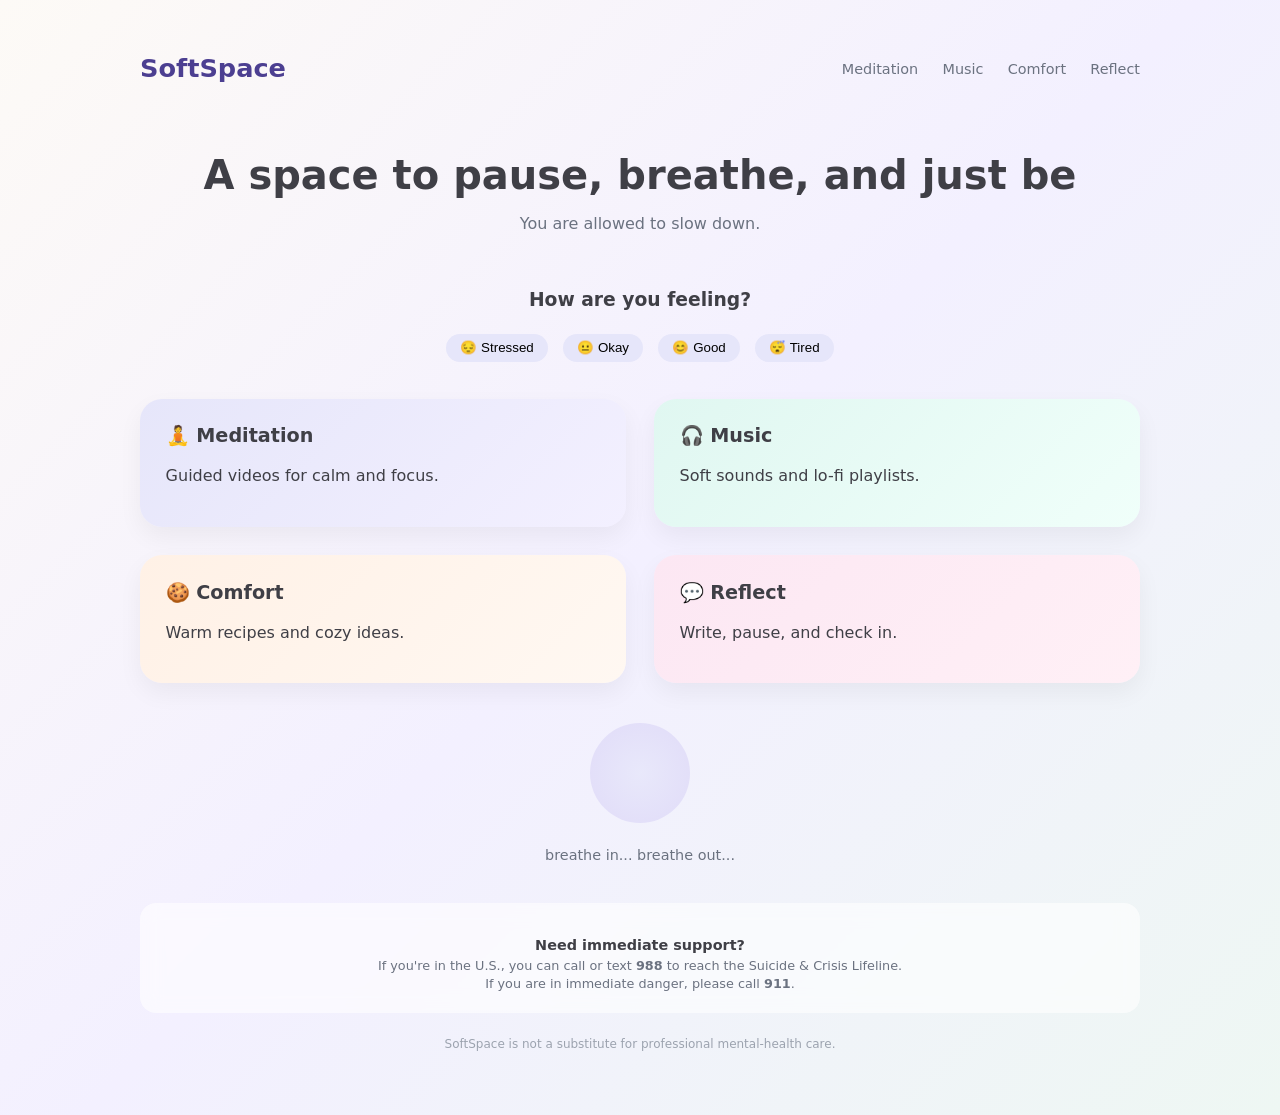
<file: index.html>
<!DOCTYPE html>
<html lang="en">
<head>
  <meta charset="UTF-8" />
  <title>SoftSpace</title>
  <meta name="viewport" content="width=device-width, initial-scale=1" />

  <style>
    body {
      font-family: system-ui, -apple-system, sans-serif;
      background: linear-gradient(135deg, #fdfaf6, #f3f0ff, #eef7f3);
      color: #3f3f46;
      margin: 0;
    }

    .container {
      max-width: 1000px;
      margin: 0 auto;
      padding: 2rem 1.5rem 4rem;
    }

    /* NAV */
    nav {
      display: flex;
      justify-content: space-between;
      align-items: center;
      margin-bottom: 3rem;
    }

    nav h1 {
      font-size: 1.6rem;
      font-weight: 600;
      color: #4c3f91;
    }

    nav a {
      text-decoration: none;
      margin-left: 1.2rem;
      color: #6b7280;
      font-size: 0.9rem;
      transition: 0.2s;
    }

    nav a:hover {
      color: #4c3f91;
    }

    /* HERO */
    .hero {
      text-align: center;
      margin-bottom: 3.5rem;
    }

    .hero h2 {
      font-size: 2.5rem;
      margin-bottom: 0.6rem;
      font-weight: 600;
    }

    .hero p {
      color: #6b7280;
      font-size: 1rem;
    }

    /* GRID */
    .grid {
      display: grid;
      gap: 1.75rem;
      margin-bottom: 2.5rem;
    }

    @media (min-width: 768px) {
      .grid {
        grid-template-columns: repeat(2, 1fr);
      }
    }

    /* CARD LINKS */
    .card-link {
      text-decoration: none;
      color: inherit;
    }

    /* CARDS (COZY COLORS) */
    .card {
      border-radius: 22px;
      padding: 1.6rem;
      box-shadow: 0 10px 25px rgba(0,0,0,0.05);
      transition: 0.25s;
      color: #3f3f46;
    }

    .card:hover {
      transform: translateY(-6px);
    }

    /* INDIVIDUAL CARD COLORS */
    .card.meditation {
      background: linear-gradient(135deg, #e6e6fa, #f3f0ff);
    }

    .card.music {
      background: linear-gradient(135deg, #e0f7f1, #f0fffa);
    }

    .card.comfort {
      background: linear-gradient(135deg, #fff1e6, #fff8f2);
    }

    .card.reflect {
      background: linear-gradient(135deg, #fce7f3, #fff0f6);
    }

    .card h3 {
      margin-top: 0;
      font-size: 1.2rem;
    }


    /* 🌿 BREATHING */
    .breathing-section {
      text-align: center;
      margin-top: 1rem;
      margin-bottom: 2rem;
    }

    .breathing-circle {
      width: 100px;
      height: 100px;
      margin: 0 auto 0.6rem;
      border-radius: 50%;
      background: radial-gradient(circle, #e6e6fa, #dcd6f7);
      opacity: 0.8;
      animation: breathe 6s ease-in-out infinite;
    }

    .breathing-text {
      font-size: 0.9rem;
      color: #6b7280;
      margin-top: 1.5rem;
    }

    @keyframes breathe {
      0% { transform: scale(1); }
      50% { transform: scale(1.35); }
      100% { transform: scale(1); }
    }

    .support {
      margin-top: 2.5rem;
      padding: 1.2rem;
      border-radius: 16px;
      background: rgba(255,255,255,0.6);
      backdrop-filter: blur(10px);
      text-align: center;
    }

    .support-title {
      font-size: 0.9rem;
      font-weight: 600;
      margin-bottom: 0.3rem;
    }

    .support-text {
      font-size: 0.8rem;
      color: #6b7280;
      margin: 0.2rem 0;
    }

    /* FOOTER */
    footer {
      margin-top: 1.5rem;
      text-align: center;
      font-size: 0.75rem;
      color: #9ca3af;
    }

    .mood-section {
      text-align: center;
      margin-bottom: 2rem;
    }

    .mood-buttons button {
      margin: 0.3rem;
      padding: 0.4rem 0.9rem;
      border-radius: 999px;
      border: none;
      background: #e6e6fa;
      cursor: pointer;
    }

    .mood-result {
      margin-top: 0.8rem;
      font-size: 0.9rem;
      color: #4c3f91;
    }

  </style>
</head>

<body>
  <main class="container">

    <!-- NAV -->
    <nav>
      <h1>SoftSpace</h1>
      <div>
        <a href="meditation.html">Meditation</a>
        <a href="music.html">Music</a>
        <a href="comfort.html">Comfort</a>
        <a href="reflect.html">Reflect</a>
      </div>
    </nav>

    <!-- HERO -->
    <section class="hero">
      <h2>A space to pause, breathe, and just be</h2>
      <p>You are allowed to slow down.</p>
    </section>

    <!-- MOOD CHECK -->
    <div class="mood-section">
      <h3>How are you feeling?</h3>

      <div class="mood-buttons">
        <button onclick="setMood('stressed')">😔 Stressed</button>
        <button onclick="setMood('okay')">😐 Okay</button>
        <button onclick="setMood('good')">😊 Good</button>
        <button onclick="setMood('tired')">😴 Tired</button>
      </div>

      <div id="moodResult" class="mood-result"></div>
    </div>

    <!-- GRID -->
    <div class="grid">

      <a href="meditation.html" class="card-link">
        <div class="card meditation">
          <h3>🧘 Meditation</h3>
          <p>Guided videos for calm and focus.</p>
        </div>
      </a>

      <a href="music.html" class="card-link">
        <div class="card music">
          <h3>🎧 Music</h3>
          <p>Soft sounds and lo-fi playlists.</p>
        </div>
      </a>

      <a href="comfort.html" class="card-link">
        <div class="card comfort">
          <h3>🍪 Comfort</h3>
          <p>Warm recipes and cozy ideas.</p>
        </div>
      </a>

      <a href="reflect.html" class="card-link">
        <div class="card reflect">
          <h3>💬 Reflect</h3>
          <p>Write, pause, and check in.</p>
        </div>
      </a>

    </div>

    <!-- BREATHING -->
    <div class="breathing-section">
      <div class="breathing-circle"></div>
      <div class="breathing-text">breathe in... breathe out...</div>
    </div>

    <section class="support">
      <p class="support-title">Need immediate support?</p>
      <p class="support-text">
        If you're in the U.S., you can call or text <strong>988</strong> to reach the Suicide & Crisis Lifeline.
      </p>
      <p class="support-text">
        If you are in immediate danger, please call <strong>911</strong>.
      </p>
    </section>

    <!-- FOOTER -->
    <footer>
      SoftSpace is not a substitute for professional mental-health care.
    </footer>

  </main>

  <script>
    function setMood(mood) {
      const result = document.getElementById("moodResult");
    
      const responses = {
      stressed: "Try a 5-minute breathing exercise → Meditation page",
      okay: "Maybe reflect for a moment → Reflect page",
      good: "Keep the energy going → Music page",
      tired: "Take a pause → Comfort page"
    };
    
      result.innerText = responses[mood];
    }
  </script>

</body>
</html>
</file>
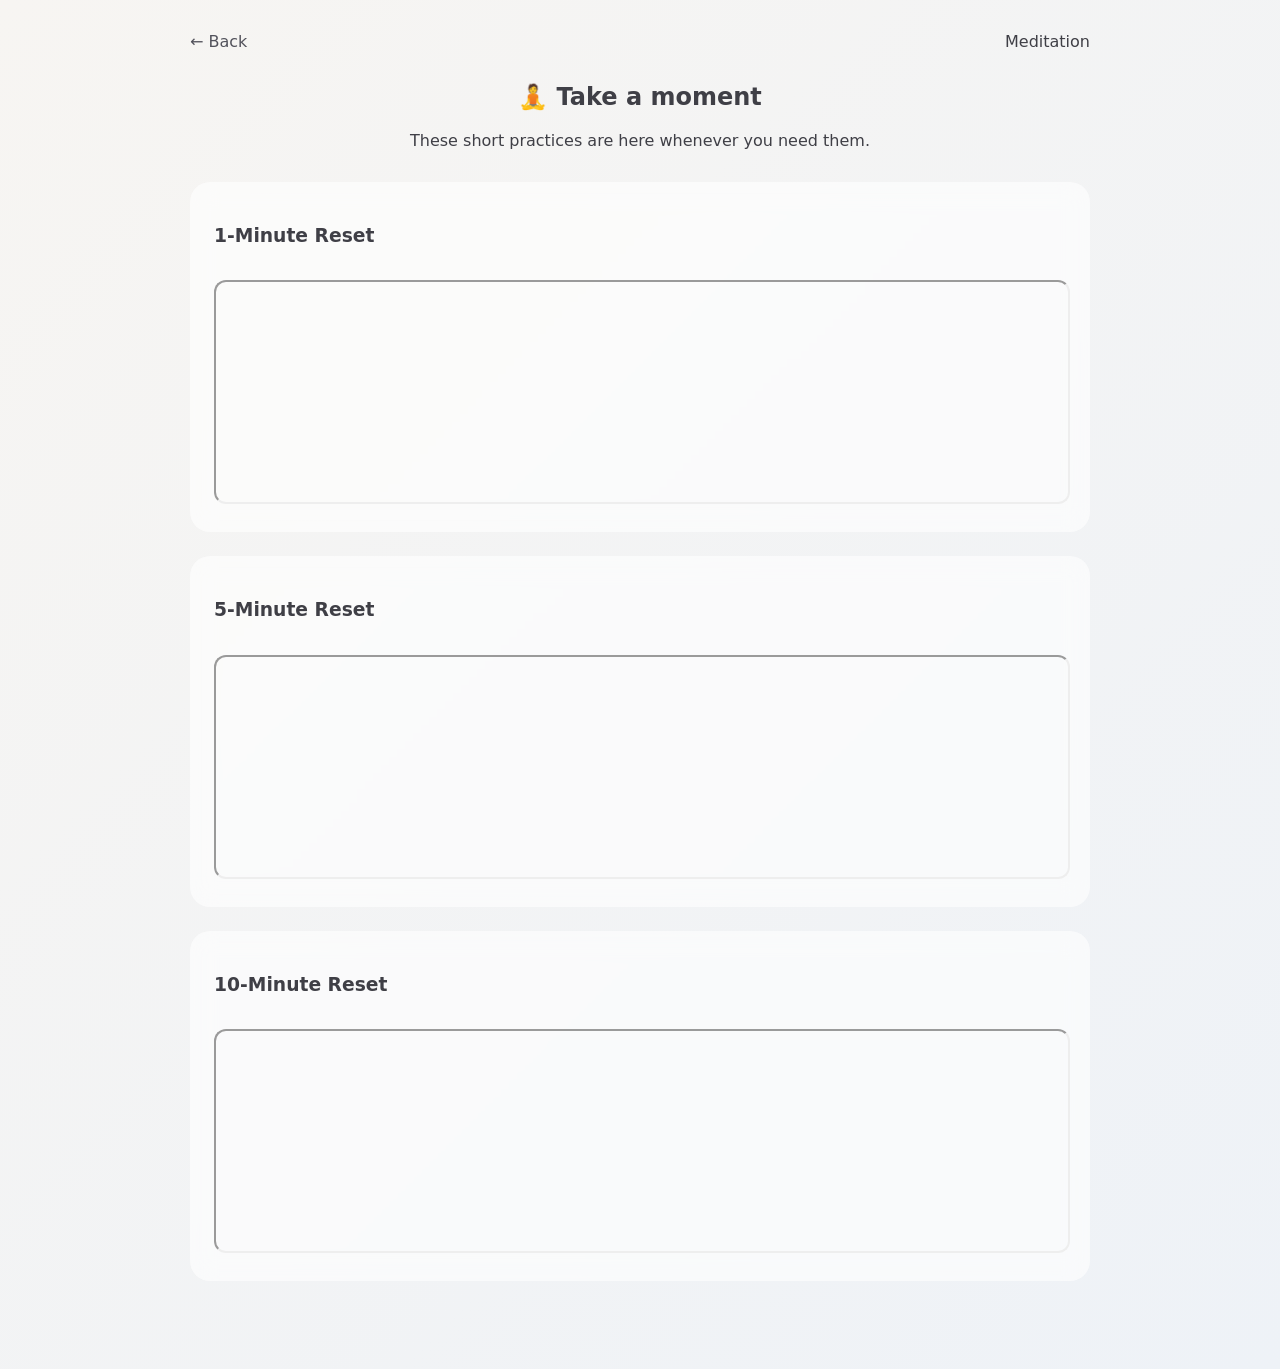
<file: meditation.html>
<!DOCTYPE html>
<html lang="en">
<head>
  <meta charset="UTF-8" />
  <title>Meditation | SoftSpace</title>
  <meta name="viewport" content="width=device-width, initial-scale=1" />

  <style>
    body {
      font-family: system-ui, -apple-system, sans-serif;
      background: linear-gradient(135deg, #f7f5f2, #eef2f7);
      color: #3f3f46;
      margin: 0;
    }

    .container {
      max-width: 900px;
      margin: 0 auto;
      padding: 2rem 1.5rem 4rem;
    }

    nav {
      display: flex;
      justify-content: space-between;
      margin-bottom: 2rem;
    }

    nav a {
      text-decoration: none;
      color: #52525b;
    }

    .hero {
      text-align: center;
      margin-bottom: 2rem;
    }

    .card {
      background: rgba(255,255,255,0.6);
      backdrop-filter: blur(12px);
      border-radius: 20px;
      padding: 1.5rem;
      margin-bottom: 1.5rem;
    }

    iframe {
      width: 100%;
      border-radius: 12px;
      margin-top: 1rem;
    }
  </style>
</head>

<body>
  <main class="container">

    <nav>
      <a href="index.html">← Back</a>
      <span>Meditation</span>
    </nav>

    <section class="hero">
      <h1>🧘 Take a moment</h1>
      <p>These short practices are here whenever you need them.</p>
    </section>

    <div class="card">
      <h3>1-Minute Reset</h3>
      <iframe height="220"
        src="https://www.youtube.com/embed/F7PxEy5IyV4?si=DwNy6W0Djtd65nR3"
        allowfullscreen>
      </iframe>
    </div>

    <div class="card">
      <h3>5-Minute Reset</h3>
      <iframe height="220"
        src="https://www.youtube.com/embed/inpok4MKVLM"
        allowfullscreen>
      </iframe>
    </div>

    <div class="card">
      <h3>10-Minute Reset</h3>
      <iframe height="220"
        src="https://www.youtube.com/embed/ZToicYcHIOU"
        allowfullscreen>
      </iframe>
    </div>


  </main>
</body>
</html>
</file>
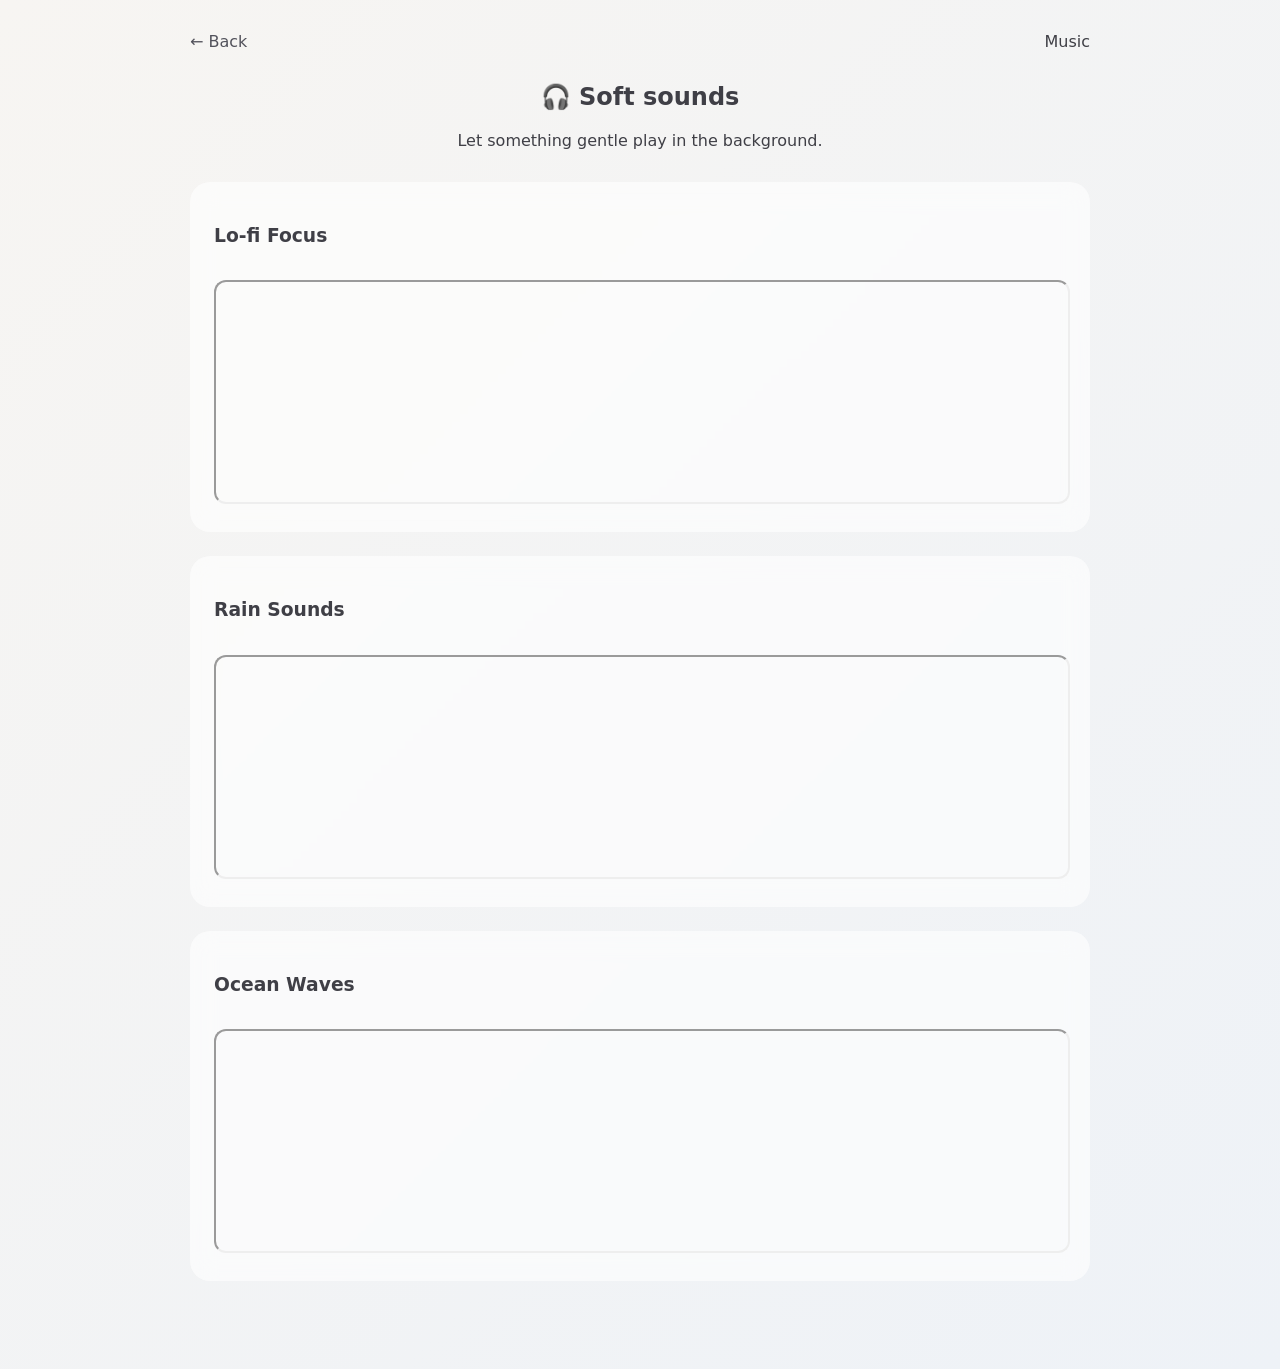
<file: music.html>
<!DOCTYPE html>
<html lang="en">
<head>
  <meta charset="UTF-8" />
  <title>Music | SoftSpace</title>
  <meta name="viewport" content="width=device-width, initial-scale=1" />

  <style>
    body {
      font-family: system-ui, -apple-system, sans-serif;
      background: linear-gradient(135deg, #f7f5f2, #eef2f7);
      color: #3f3f46;
      margin: 0;
    }

    .container {
      max-width: 900px;
      margin: 0 auto;
      padding: 2rem 1.5rem 4rem;
    }

    nav {
      display: flex;
      justify-content: space-between;
      margin-bottom: 2rem;
    }

    nav a {
      text-decoration: none;
      color: #52525b;
    }

    .hero {
      text-align: center;
      margin-bottom: 2rem;
    }

    .card {
      background: rgba(255,255,255,0.6);
      backdrop-filter: blur(12px);
      border-radius: 20px;
      padding: 1.5rem;
      margin-bottom: 1.5rem;
    }

    iframe {
      width: 100%;
      border-radius: 12px;
      margin-top: 1rem;
    }

    button {
      margin-top: 1rem;
      padding: 0.5rem 1.2rem;
      border-radius: 999px;
      border: none;
      background: #e6e6fa;
      cursor: pointer;
    }
  </style>
</head>

<body>
  <main class="container">

    <nav>
      <a href="index.html">← Back</a>
      <span>Music</span>
    </nav>

    <section class="hero">
      <h1>🎧 Soft sounds</h1>
      <p>Let something gentle play in the background.</p>
    </section>

    <!-- LOFI -->
    <div class="card">
      <h3>Lo-fi Focus</h3>
      <iframe height="220"
        src="https://www.youtube.com/embed/5qap5aO4i9A"
        allowfullscreen>
      </iframe>
    </div>

    <!-- RAIN -->
    <div class="card">
      <h3>Rain Sounds</h3>
      <iframe height="220"
        src="https://www.youtube.com/embed/mPZkdNFkNps"
        allowfullscreen>
      </iframe>
    </div>

    <!-- OCEAN -->
    <div class="card">
      <h3>Ocean Waves</h3>
      <iframe height="220"
        src="https://www.youtube.com/embed/bn9F19Hi1Lk?si=vY4z_R2GcqdNZVNn"
        allowfullscreen>
      </iframe>
    </div>

  </main>
</body>
</html>
</file>
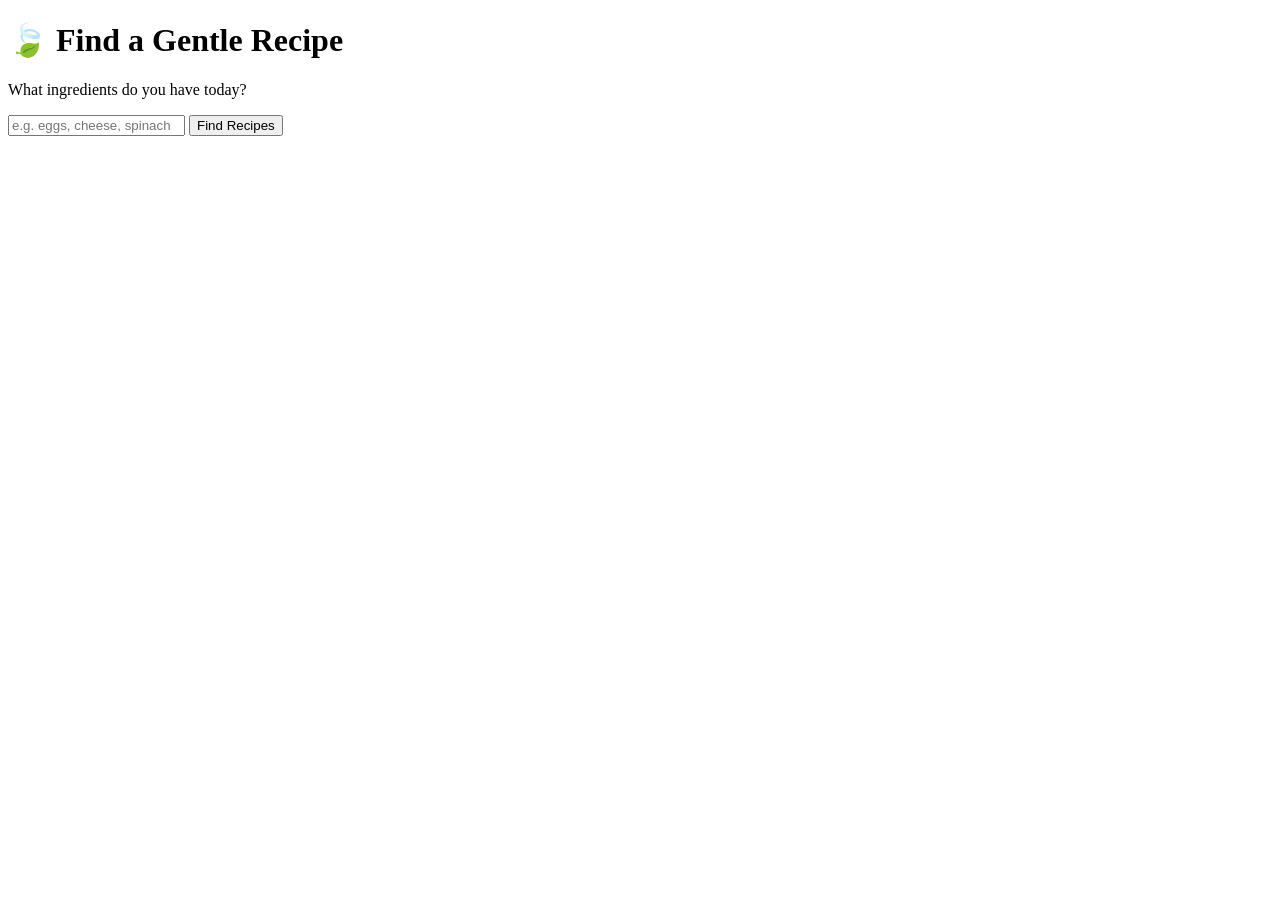
<file: recipes.html>
<!DOCTYPE html>
<html lang="en">
<head>
  <meta charset="UTF-8" />
  <title>SoftSpace Recipes</title>
  <link rel="stylesheet" href="styles.css" />
</head>

<body>

  <div class="container">
    <h1>🍃 Find a Gentle Recipe</h1>
    <p class="subtitle">What ingredients do you have today?</p>

    <input 
      type="text" 
      id="ingredientsInput" 
      placeholder="e.g. eggs, cheese, spinach"
    />

    <button onclick="findRecipes()">Find Recipes</button>

    <div id="results"></div>
  </div>

  <script src="recipes.js"></script>

</body>
</html>
</file>
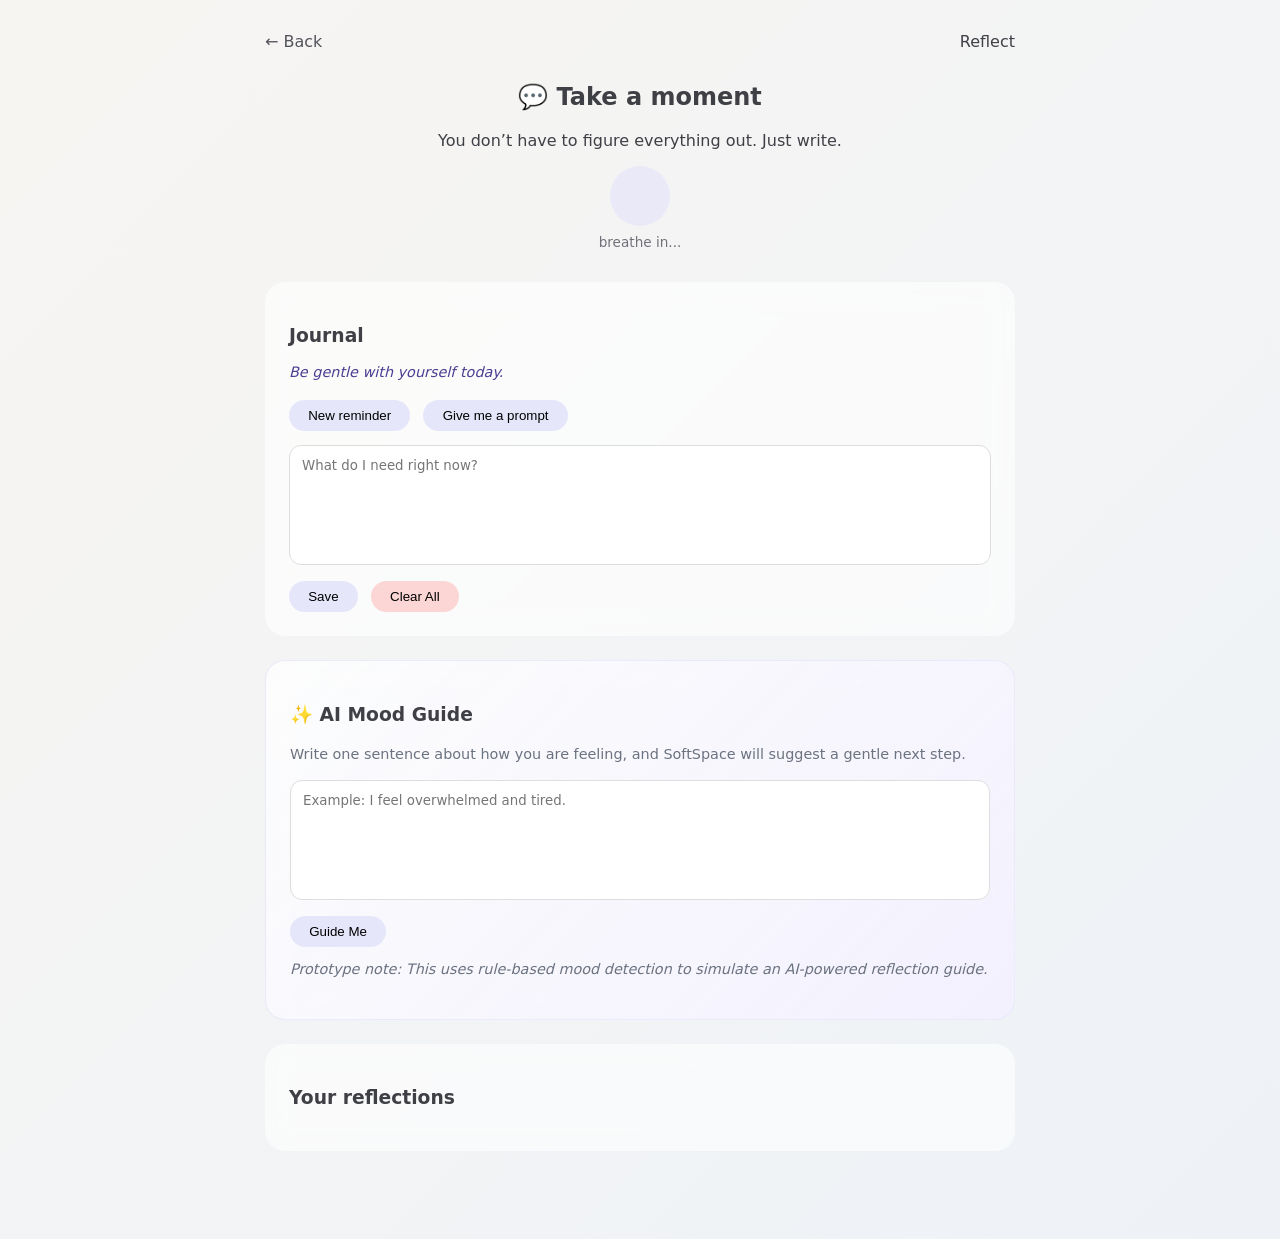
<file: reflect.html>
<!DOCTYPE html>
<html lang="en">
<head>
  <meta charset="UTF-8" />
  <title>Reflect | SoftSpace</title>
  <meta name="viewport" content="width=device-width, initial-scale=1" />

  <style>
    body {
      font-family: system-ui, -apple-system, sans-serif;
      background: linear-gradient(135deg, #f7f5f2, #eef2f7);
      color: #3f3f46;
      margin: 0;
    }

    .container {
      max-width: 750px;
      margin: 0 auto;
      padding: 2rem 1.5rem 4rem;
    }

    nav {
      display: flex;
      justify-content: space-between;
      margin-bottom: 2rem;
    }

    nav a {
      text-decoration: none;
      color: #52525b;
    }

    .hero {
      text-align: center;
      margin-bottom: 2rem;
    }

    /* BREATHING */
    .breathing {
      width: 60px;
      height: 60px;
      margin: 1rem auto 0.5rem;
      border-radius: 50%;
      background: #e6e6fa;
      opacity: 0.7;
      animation: breathe 6s ease-in-out infinite;
    }

    .breathing-text {
      font-size: 0.85rem;
      color: #71717a;
    }

    @keyframes breathe {
      0% { transform: scale(1); }
      50% { transform: scale(1.4); }
      100% { transform: scale(1); }
    }

    .card {
      background: rgba(255,255,255,0.6);
      backdrop-filter: blur(12px);
      border-radius: 20px;
      padding: 1.5rem;
      margin-bottom: 1.5rem;
    }

    textarea {
      width: 100%;
      height: 120px;
      border-radius: 12px;
      border: 1px solid #ddd;
      padding: 0.75rem;
      font-family: inherit;
      resize: none;
      box-sizing: border-box;
    }

    button {
      margin-top: 0.75rem;
      padding: 0.5rem 1.2rem;
      border-radius: 999px;
      border: none;
      background: #e6e6fa;
      cursor: pointer;
      margin-right: 0.5rem;
      transition: 0.2s ease;
    }

    button:hover {
      transform: translateY(-2px);
      background: #dcd6f7;
    }

    .danger {
      background: #fcd5d5;
    }

    .danger:hover {
      background: #f8bcbc;
    }

    .entry {
      margin-top: 1rem;
      padding: 1rem;
      background: white;
      border-radius: 14px;
      box-shadow: 0 4px 10px rgba(0,0,0,0.05);
      position: relative;
    }

    .entry-time {
      font-size: 0.7rem;
      color: #9ca3af;
      margin-bottom: 0.4rem;
    }

    .entry-text {
      font-size: 0.95rem;
      line-height: 1.5;
    }

    .delete-btn {
      position: absolute;
      top: 10px;
      right: 10px;
      font-size: 0.7rem;
      background: none;
      border: none;
      cursor: pointer;
      color: #999;
      padding: 0;
      margin: 0;
      width: auto;
    }

    .delete-btn:hover {
      color: #000;
      transform: none;
      background: none;
    }

    #promptText {
      font-size: 0.85rem;
      color: #6b7280;
      margin-top: 0.5rem;
    }

    /* AFFIRMATION */
    .affirmation {
      font-size: 0.9rem;
      color: #4c3f91;
      margin: 0.5rem 0;
      font-style: italic;
      opacity: 0;
      transition: opacity 0.5s ease;
    }

    .affirmation.show {
      opacity: 1;
    }

    /* AI MOOD GUIDE */
    .ai-card {
      background: linear-gradient(135deg, rgba(255,255,255,0.75), rgba(243,240,255,0.85));
      border: 1px solid rgba(230, 230, 250, 0.8);
    }

    .ai-card p {
      color: #6b7280;
      font-size: 0.9rem;
      line-height: 1.5;
    }

    .ai-card textarea {
      min-height: 100px;
    }

    .ai-result {
      margin-top: 1rem;
      padding: 1rem;
      border-radius: 16px;
      background: rgba(255, 255, 255, 0.85);
      box-shadow: 0 4px 10px rgba(0,0,0,0.04);
      font-size: 0.95rem;
      line-height: 1.5;
    }

    .ai-label {
      font-size: 0.75rem;
      color: #9ca3af;
      margin-bottom: 0.4rem;
    }

    .ai-mood {
      display: inline-block;
      margin-bottom: 0.7rem;
      padding: 0.3rem 0.7rem;
      border-radius: 999px;
      background: #e6e6fa;
      color: #4c3f91;
      font-size: 0.8rem;
      font-weight: 600;
    }

    .ai-note {
      font-size: 0.75rem;
      color: #9ca3af;
      margin-top: 0.75rem;
      font-style: italic;
    }

    /* MOBILE RESPONSIVE */
    @media (max-width: 600px) {
      .container {
        padding: 1.25rem 1rem 3rem;
      }

      nav {
        flex-direction: column;
        gap: 0.75rem;
        text-align: center;
      }

      .hero h1 {
        font-size: 1.8rem;
        line-height: 1.2;
      }

      .hero p {
        font-size: 0.95rem;
      }

      .card {
        padding: 1.2rem;
        border-radius: 18px;
      }

      textarea,
      input {
        font-size: 1rem;
      }

      button {
        width: 100%;
        margin-right: 0;
        margin-top: 0.75rem;
      }

      .delete-btn {
        width: auto;
      }

      .breathing {
        width: 55px;
        height: 55px;
      }

      .ai-result {
        font-size: 0.9rem;
      }
    }
  </style>
</head>

<body>
  <main class="container">

    <nav>
      <a href="index.html">← Back</a>
      <span>Reflect</span>
    </nav>

    <section class="hero">
      <h1>💬 Take a moment</h1>
      <p>You don’t have to figure everything out. Just write.</p>

      <div class="breathing"></div>
      <div class="breathing-text" id="breathingText">breathe in...</div>
    </section>

    <!-- JOURNAL -->
    <div class="card">
      <h3>Journal</h3>

      <p id="affirmationText" class="affirmation"></p>

      <button onclick="newAffirmation()">New reminder</button>

      <button onclick="generatePrompt()">Give me a prompt</button>
      <p id="promptText"></p>

      <textarea id="journalInput" placeholder="What do I need right now?"></textarea>
      <br/>
      <button onclick="saveEntry()">Save</button>
      <button class="danger" onclick="clearEntries()">Clear All</button>
    </div>

    <!-- AI MOOD GUIDE -->
    <div class="card ai-card">
      <h3>✨ AI Mood Guide</h3>
      <p>
        Write one sentence about how you are feeling, and SoftSpace will suggest a gentle next step.
      </p>

      <textarea 
        id="moodInput" 
        placeholder="Example: I feel overwhelmed and tired."></textarea>

      <br/>
      <button onclick="analyzeMood()">Guide Me</button>

      <div id="moodResult" class="ai-result" style="display: none;"></div>

      <p class="ai-note">
        Prototype note: This uses rule-based mood detection to simulate an AI-powered reflection guide.
      </p>
    </div>

    <!-- ENTRIES -->
    <div class="card">
      <h3>Your reflections</h3>
      <div id="entries"></div>
    </div>

  </main>

  <script>
    function saveEntry() {
      const input = document.getElementById("journalInput");
      const text = input.value.trim();
      if (!text) return;

      const newEntry = {
        text: text,
        time: new Date().toLocaleString()
      };

      let entries = JSON.parse(localStorage.getItem("softspaceEntries")) || [];
      entries.unshift(newEntry);
      localStorage.setItem("softspaceEntries", JSON.stringify(entries));

      input.value = "";
      displayEntries();

      newAffirmation();
    }

    function deleteEntry(index) {
      let entries = JSON.parse(localStorage.getItem("softspaceEntries")) || [];
      entries.splice(index, 1);
      localStorage.setItem("softspaceEntries", JSON.stringify(entries));
      displayEntries();
    }

    function clearEntries() {
      localStorage.removeItem("softspaceEntries");
      displayEntries();
    }

    function displayEntries() {
      const container = document.getElementById("entries");
      const entries = JSON.parse(localStorage.getItem("softspaceEntries")) || [];

      container.innerHTML = "";

      entries.forEach((entry, index) => {
        if (!entry.text) return;

        const div = document.createElement("div");
        div.className = "entry";

        div.innerHTML = `
          <button class="delete-btn" onclick="deleteEntry(${index})">✕</button>
          <div class="entry-time">${entry.time}</div>
          <div class="entry-text">${entry.text}</div>
        `;

        container.appendChild(div);
      });
    }

    function generatePrompt() {
      const prompts = [
        "What do I need right now?",
        "What has been on my mind lately?",
        "What would I tell a friend feeling like this?",
        "What is one small thing I can do for myself today?",
        "What am I holding onto that I can let go of?"
      ];

      const random = prompts[Math.floor(Math.random() * prompts.length)];
      document.getElementById("promptText").innerText = random;
    }

    function newAffirmation() {
      const affirmations = [
        "You’re doing better than you think.",
        "It’s okay to take things one step at a time.",
        "You deserve rest.",
        "You’ve made it through hard days before.",
        "Be gentle with yourself today.",
        "Small progress is still progress."
      ];

      const el = document.getElementById("affirmationText");

      el.classList.remove("show");

      const random = affirmations[Math.floor(Math.random() * affirmations.length)];
      el.innerText = random;

      setTimeout(() => {
        el.classList.add("show");
      }, 50);
    }

    function analyzeMood() {
      const input = document.getElementById("moodInput").value.toLowerCase();
      const result = document.getElementById("moodResult");

      if (!input.trim()) {
        result.style.display = "block";
        result.innerHTML = `
          <div class="ai-label">AI-inspired mood guide</div>
          <div class="entry-text">
            Try writing one sentence about how you feel right now.
          </div>
        `;
        return;
      }

      let mood = "Neutral";
      let message = "Thank you for checking in. Take a slow breath and choose one small thing that would support you right now.";
      let suggestion = "Try writing one more sentence about what you need in this moment.";

      if (
        input.includes("stress") ||
        input.includes("stressed") ||
        input.includes("overwhelmed") ||
        input.includes("anxious") ||
        input.includes("anxiety") ||
        input.includes("panic") ||
        input.includes("worried")
      ) {
        mood = "Stressed";
        message = "It sounds like your mind may be carrying a lot right now.";
        suggestion = "Try a short breathing reset on the Meditation page.";
      } else if (
        input.includes("sad") ||
        input.includes("lonely") ||
        input.includes("down") ||
        input.includes("cry") ||
        input.includes("upset") ||
        input.includes("hurt")
      ) {
        mood = "Sad";
        message = "It sounds like you may need comfort and reassurance.";
        suggestion = "Try visiting the Comfort Corner for something warm and gentle.";
      } else if (
        input.includes("tired") ||
        input.includes("exhausted") ||
        input.includes("burnt out") ||
        input.includes("burned out") ||
        input.includes("drained")
      ) {
        mood = "Tired";
        message = "It sounds like your body may be asking for rest.";
        suggestion = "Try soft music or a small comforting activity.";
      } else if (
        input.includes("happy") ||
        input.includes("good") ||
        input.includes("grateful") ||
        input.includes("excited") ||
        input.includes("proud")
      ) {
        mood = "Positive";
        message = "It sounds like you are carrying some good energy today.";
        suggestion = "Try writing down what made today feel good.";
      } else if (
        input.includes("angry") ||
        input.includes("mad") ||
        input.includes("frustrated") ||
        input.includes("annoyed")
      ) {
        mood = "Frustrated";
        message = "It sounds like something may be weighing on you or feeling unfair.";
        suggestion = "Try writing what happened, then write what you need next.";
      }

      result.style.display = "block";
      result.innerHTML = `
        <div class="ai-label">AI-inspired mood guide</div>
        <span class="ai-mood">Detected mood: ${mood}</span>
        <div class="entry-text">
          ${message}<br><br>
          <strong>Suggested next step:</strong> ${suggestion}
        </div>
      `;
    }

    newAffirmation();

    const textEl = document.getElementById("breathingText");

    function breathingLoop() {
      textEl.textContent = "breathe in...";
      setTimeout(() => { textEl.textContent = "hold..."; }, 2000);
      setTimeout(() => { textEl.textContent = "breathe out..."; }, 3000);
    }

    setInterval(breathingLoop, 6000);
    breathingLoop();

    displayEntries();
  </script>

</body>
</html>
</file>
<file: styles.css>
/* Recipes Section */
.recipes-section {
    margin-top: 50px;
  }
  
  /* Input Row */
  .recipe-input {
    display: flex;
    gap: 10px;
    margin: 15px 0;
  }
  
  .recipe-input input {
    flex: 1;
  }
  
  /* Recipe Cards */
  .recipe-card {
    background: #f3ede7;
    padding: 15px;
    border-radius: 12px;
    margin-top: 10px;
  }
  
  .recipe-card h3 {
    margin-bottom: 5px;
  }
  
  .recipe-card p {
    font-size: 13px;
    color: #666;
  }
</file>
